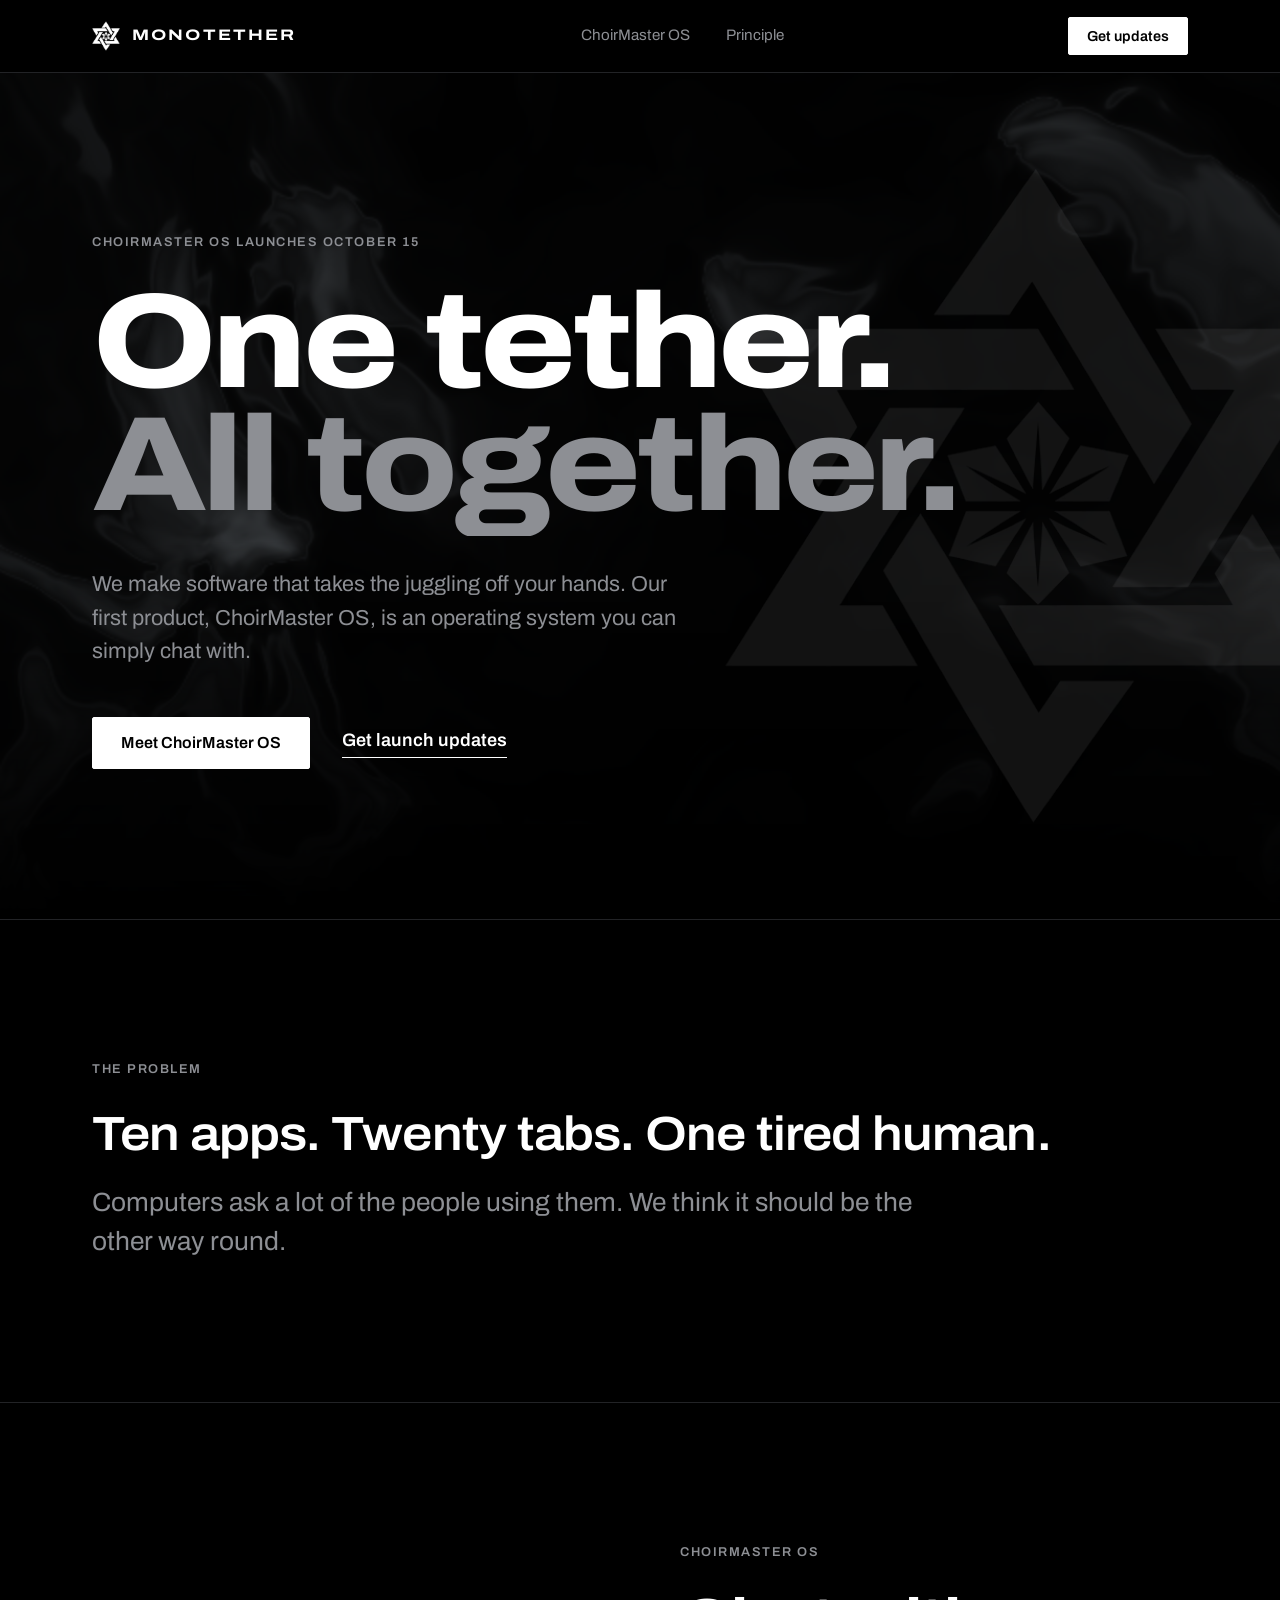
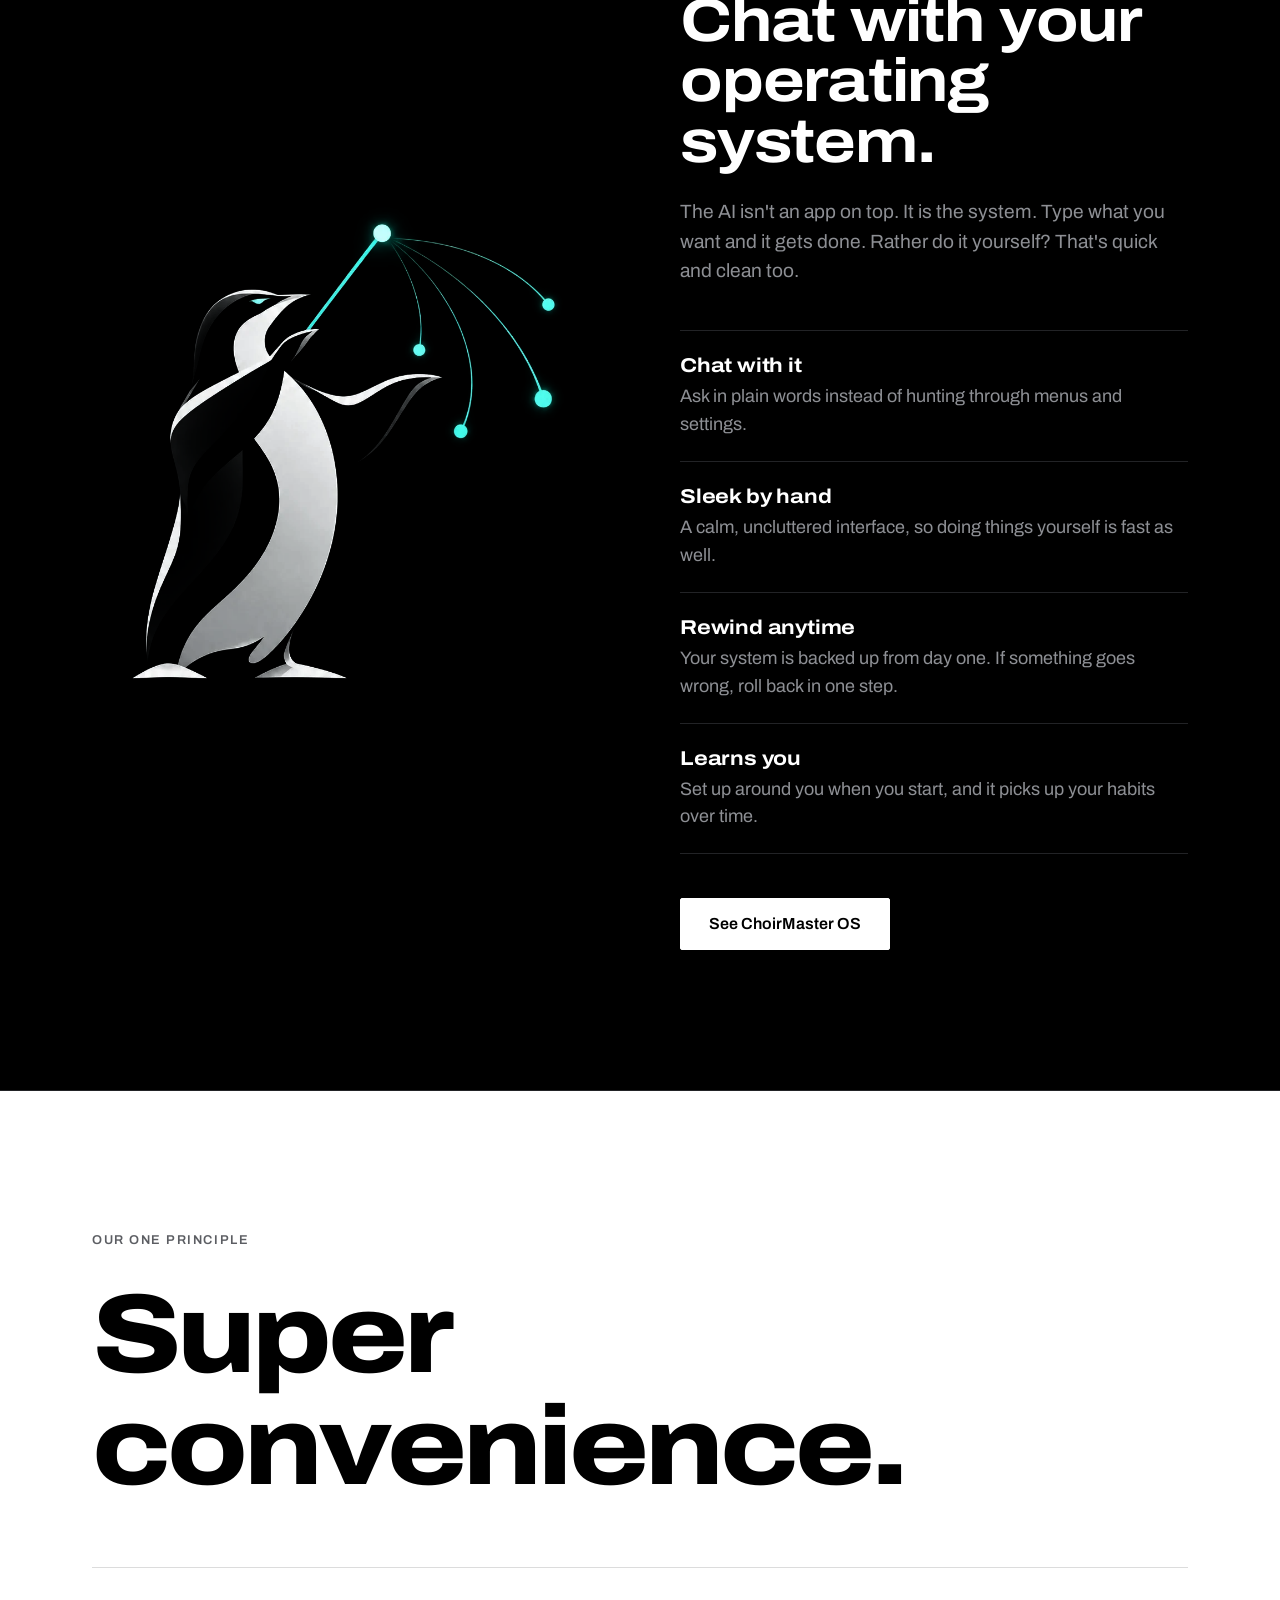
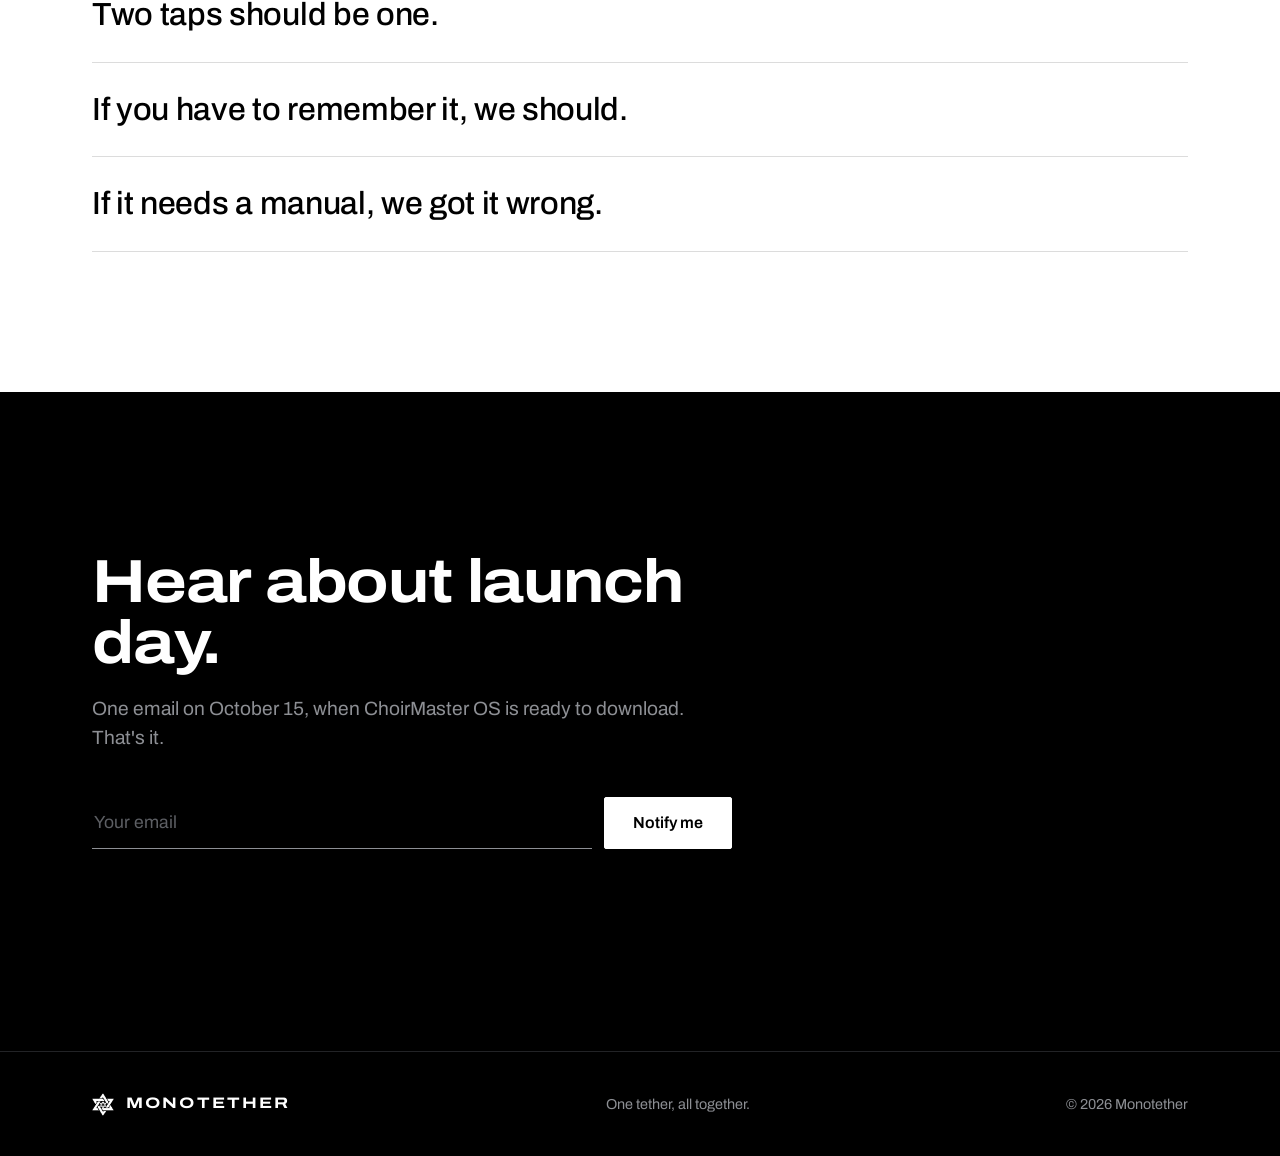
<file: index.html>
<!doctype html>
<html lang="en">
<head>
  <meta charset="utf-8">
  <meta name="viewport" content="width=device-width, initial-scale=1">
  <title>Monotether · One tether, all together.</title>
  <meta name="description" content="Monotether makes software that takes the juggling off your hands. Our first product, ChoirMaster OS, is an operating system you can chat with, and a pleasure to use by hand. Launching October 15.">
  <meta name="theme-color" content="#000000">
  <script>document.documentElement.classList.add('js')</script>
  <meta property="og:title" content="Monotether · One tether, all together.">
  <meta property="og:description" content="ChoirMaster OS: chat with your operating system. Launching October 15.">
  <meta property="og:image" content="https://monotether.com/assets/og.png">
  <meta property="og:url" content="https://monotether.com/">
  <link rel="canonical" href="https://monotether.com/">
  <meta property="og:type" content="website">
  <meta name="twitter:card" content="summary_large_image">
  <link rel="icon" type="image/png" href="assets/favicon.png">
  <link rel="apple-touch-icon" href="assets/apple-touch-icon.png">
  <link rel="preconnect" href="https://fonts.googleapis.com">
  <link rel="preconnect" href="https://fonts.gstatic.com" crossorigin>
  <link href="https://fonts.googleapis.com/css2?family=Archivo:wdth,wght@62..125,100..900&display=swap" rel="stylesheet">
  <link rel="stylesheet" href="styles.css">
</head>
<body>

  <header class="nav">
    <div class="wrap nav__inner">
      <a href="/" class="brand" aria-label="Monotether home">
        <img src="assets/mark-white.png" alt="" width="28" height="29">
        <span>MONOTETHER</span>
      </a>
      <nav class="nav__links" aria-label="Main">
        <a href="/choirmaster">ChoirMaster OS</a>
        <a href="#principle">Principle</a>
      </nav>
      <a href="#access" class="btn btn--small">Get updates</a>
    </div>
  </header>

  <main id="top">

    <section class="hero">
      <div class="wrap hero__inner">
        <p class="label">ChoirMaster OS launches October 15</p>
        <h1 class="hero__title">One tether.<br><span class="muted">All together.</span></h1>
        <p class="hero__lead">
          We make software that takes the juggling off your hands.
          Our first product, ChoirMaster OS, is an operating system you can simply chat with.
        </p>
        <div class="hero__cta">
          <a href="/choirmaster" class="btn">Meet ChoirMaster OS</a>
          <a href="#access" class="link">Get launch updates</a>
        </div>
      </div>
      <img class="hero__mark" src="assets/mark-white.png" alt="" aria-hidden="true" width="612" height="641">
    </section>

    <section class="section">
      <div class="wrap">
        <p class="label">The problem</p>
        <p class="statement">
          Ten apps. Twenty tabs. One tired human.
          <span class="muted">Computers ask a lot of the people using them. We think it should be the other way round.</span>
        </p>
      </div>
    </section>

    <section id="choirmaster" class="section">
      <div class="wrap split">
        <div class="split__art">
          <img src="assets/choirmaster-penguin.webp" alt="The ChoirMaster penguin, conducting" width="829" height="895" loading="lazy">
        </div>
        <div>
          <p class="label">ChoirMaster OS</p>
          <h2>Chat with your operating system.</h2>
          <p class="lead">The AI isn't an app on top. It is the system. Type what you want and it gets done. Rather do it yourself? That's quick and clean too.</p>
          <ul class="rows">
            <li><h3>Chat with it</h3><p>Ask in plain words instead of hunting through menus and settings.</p></li>
            <li><h3>Sleek by hand</h3><p>A calm, uncluttered interface, so doing things yourself is fast as well.</p></li>
            <li><h3>Rewind anytime</h3><p>Your system is backed up from day one. If something goes wrong, roll back in one step.</p></li>
            <li><h3>Learns you</h3><p>Set up around you when you start, and it picks up your habits over time.</p></li>
          </ul>
          <a href="/choirmaster" class="btn">See ChoirMaster OS</a>
        </div>
      </div>
    </section>

    <section id="principle" class="paper">
      <div class="wrap">
        <p class="label">Our one principle</p>
        <h2 class="paper__title">Super convenience.</h2>
        <div class="rules">
          <p>Two taps should be one.</p>
          <p>If you have to remember it, we should.</p>
          <p>If it needs a manual, we got it wrong.</p>
        </div>
      </div>
    </section>

    <section id="access" class="access">
      <div class="wrap">
        <div class="access__inner">
          <h2>Hear about launch day.</h2>
          <p class="lead">One email on October 15, when ChoirMaster OS is ready to download. That's it.</p>
          <form class="signup" id="signup" action="https://formspree.io/f/mjykjoln" method="POST">
            <label for="email" class="sr-only">Email address</label>
            <input id="email" name="email" type="email" required placeholder="Your email" autocomplete="email">
            <input type="hidden" name="_subject" value="New ChoirMaster OS early access signup">
            <input type="text" name="_gotcha" class="hp" tabindex="-1" autocomplete="off" aria-hidden="true">
            <button type="submit" class="btn">Notify me</button>
          </form>
          <p class="signup__note" id="signup-note" role="status"></p>
        </div>
      </div>
    </section>

  </main>

  <footer class="footer">
    <div class="wrap footer__inner">
      <a href="/" class="brand">
        <img src="assets/mark-white.png" alt="" width="22" height="23">
        <span>MONOTETHER</span>
      </a>
      <p>One tether, all together.</p>
      <p>© <span id="year">2026</span> Monotether</p>
    </div>
  </footer>

  <script src="/script.js" defer></script>
</body>
</html>
</file>
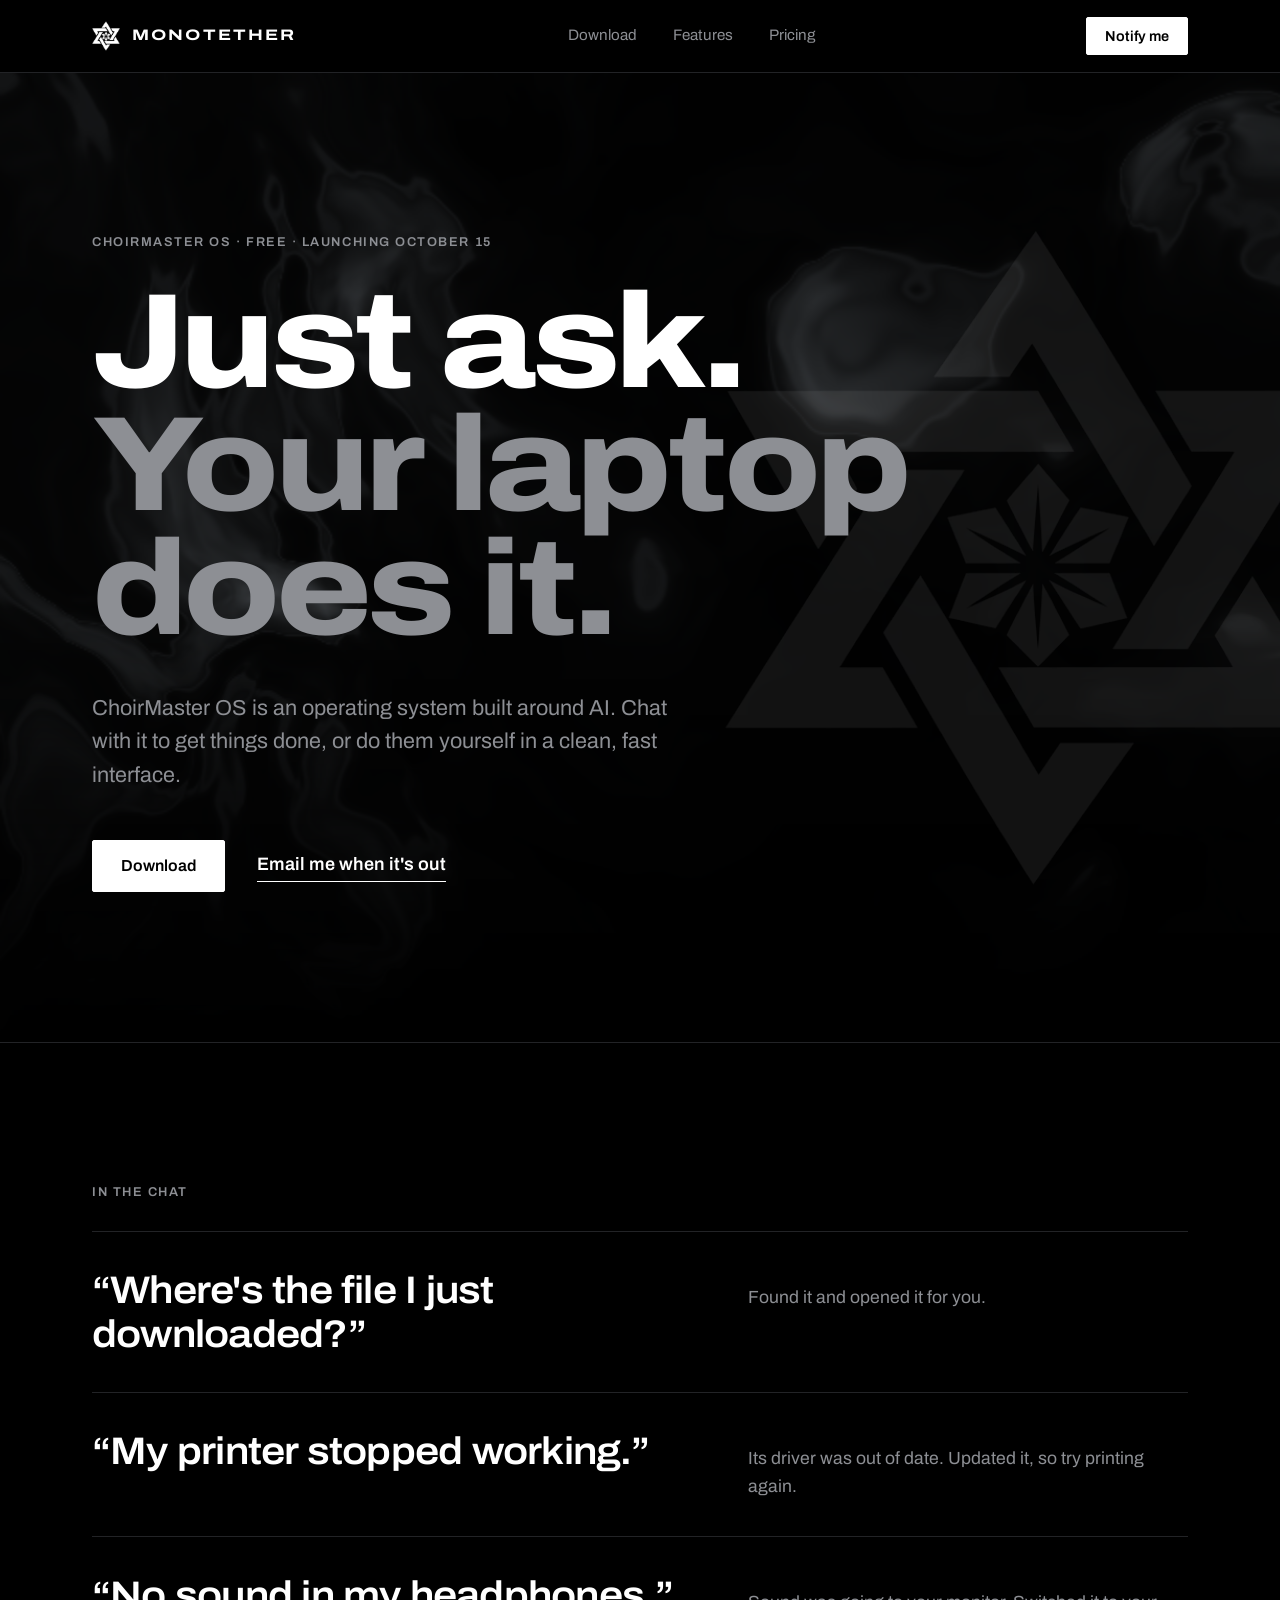
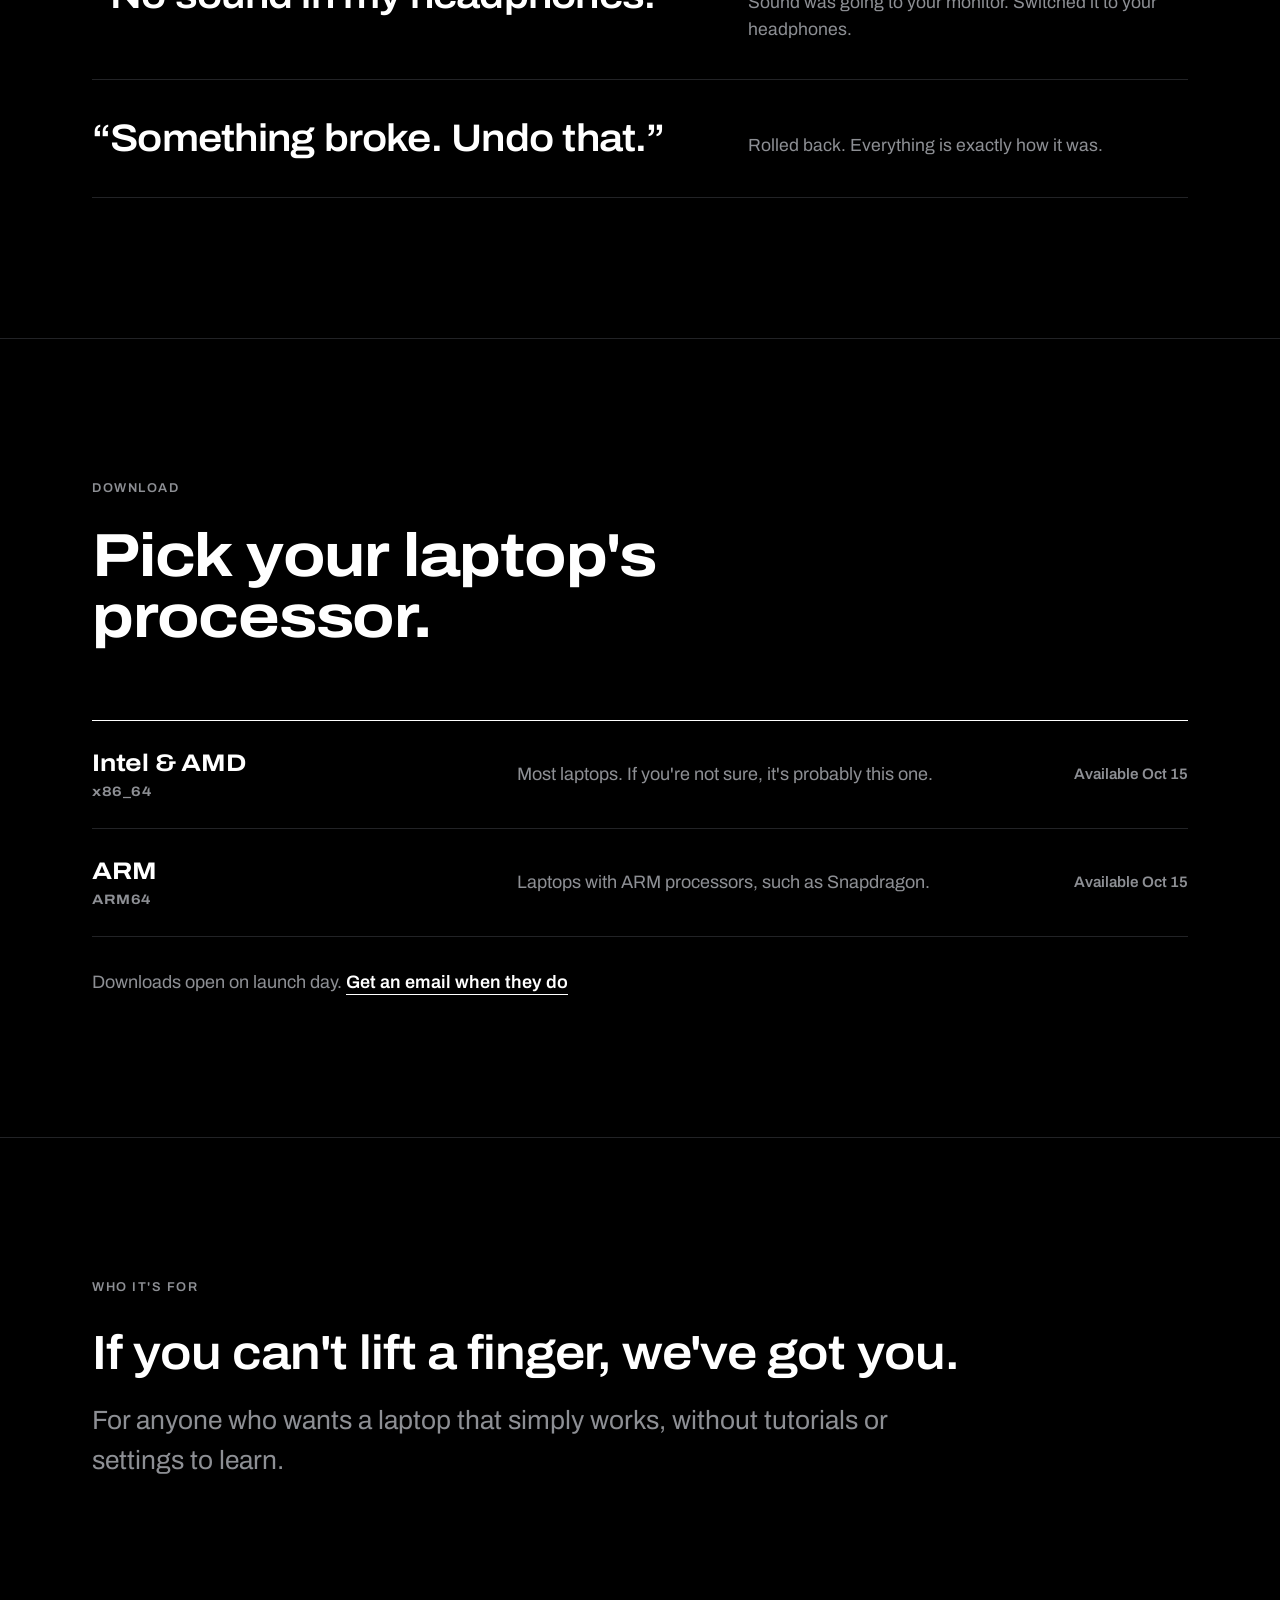
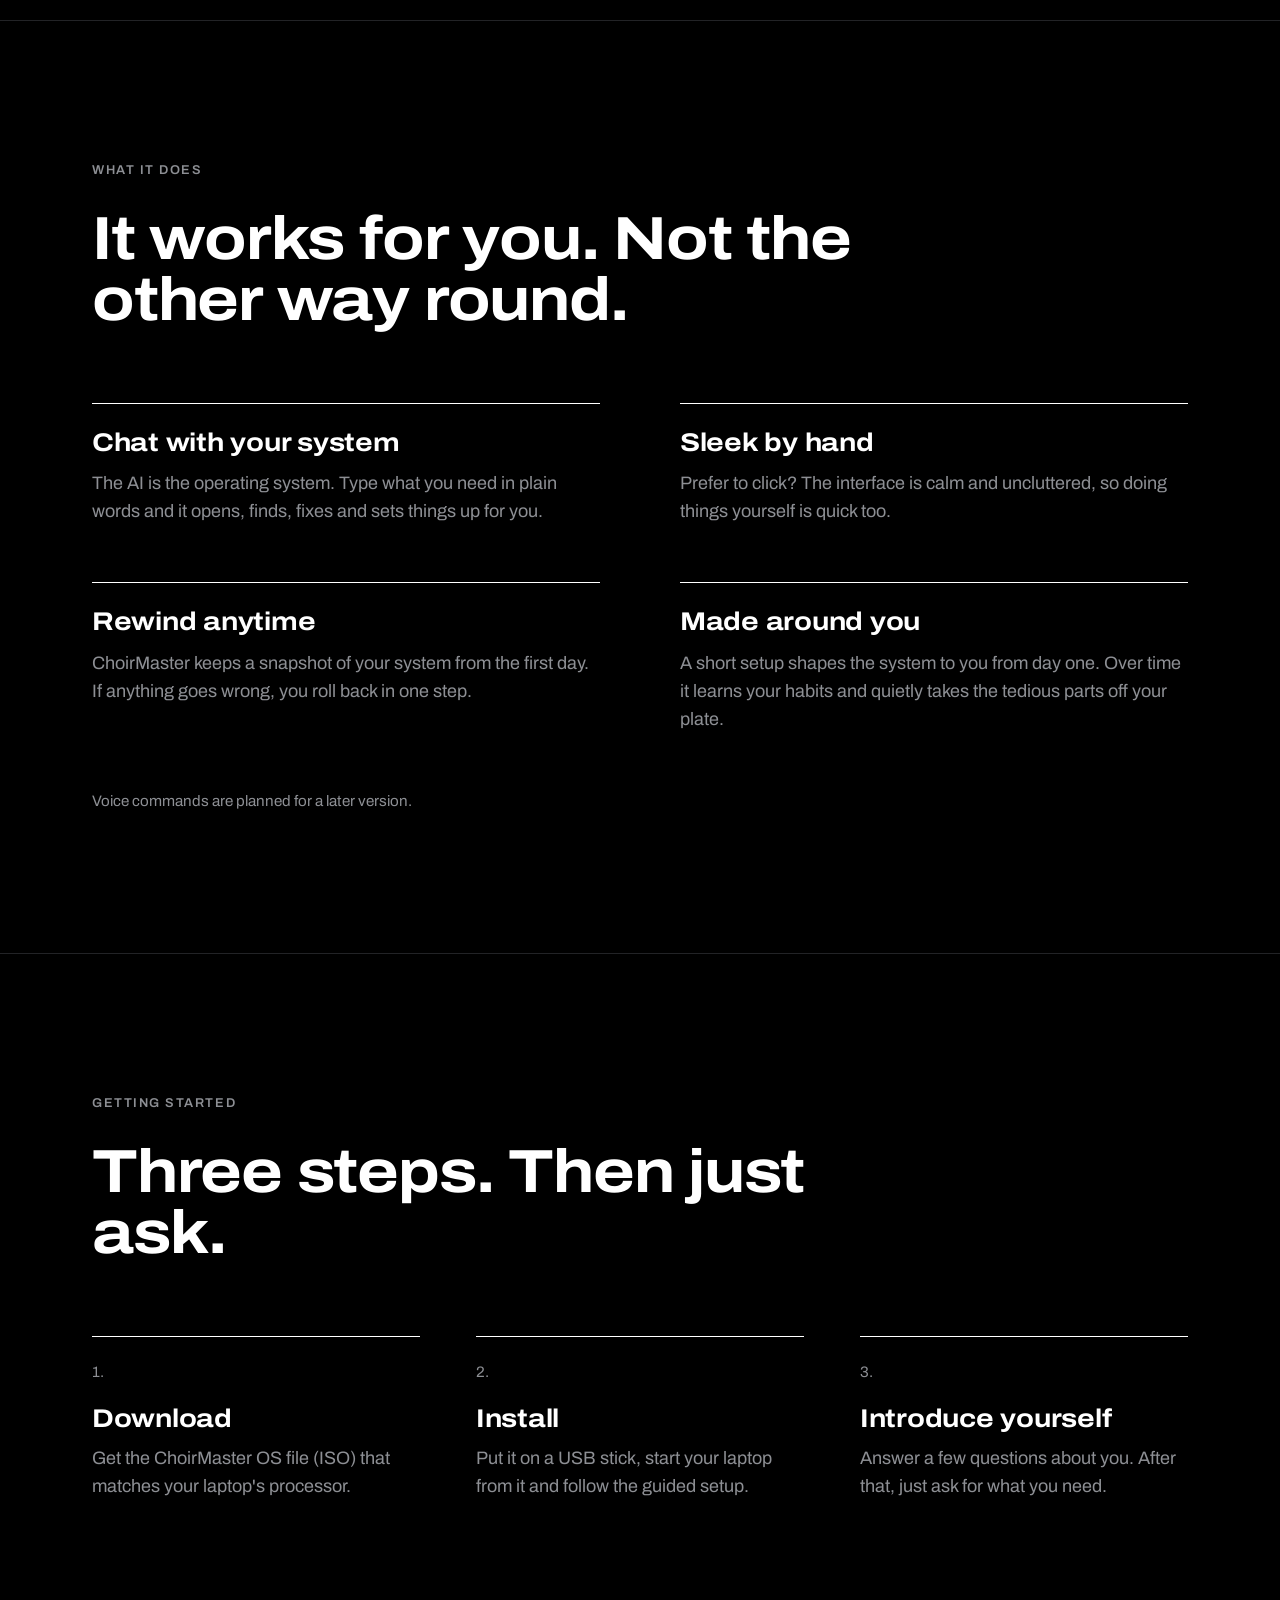
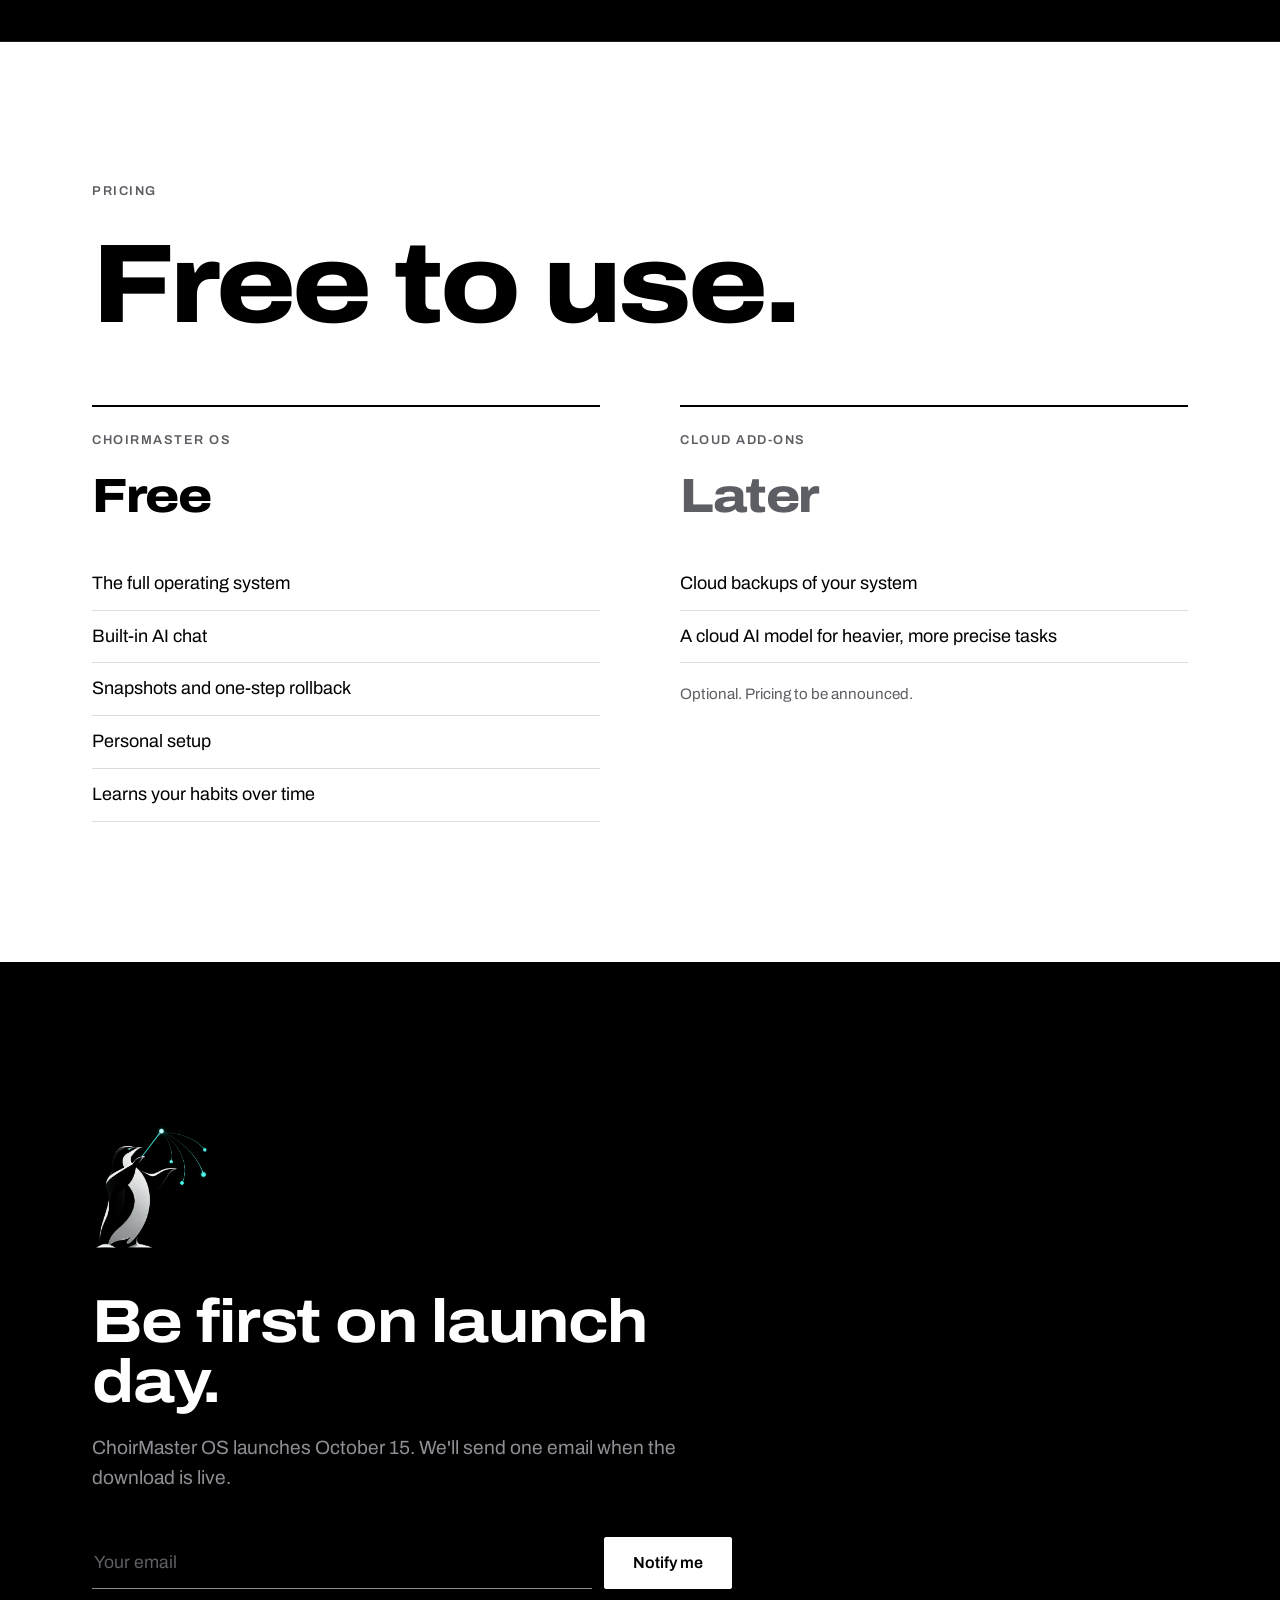
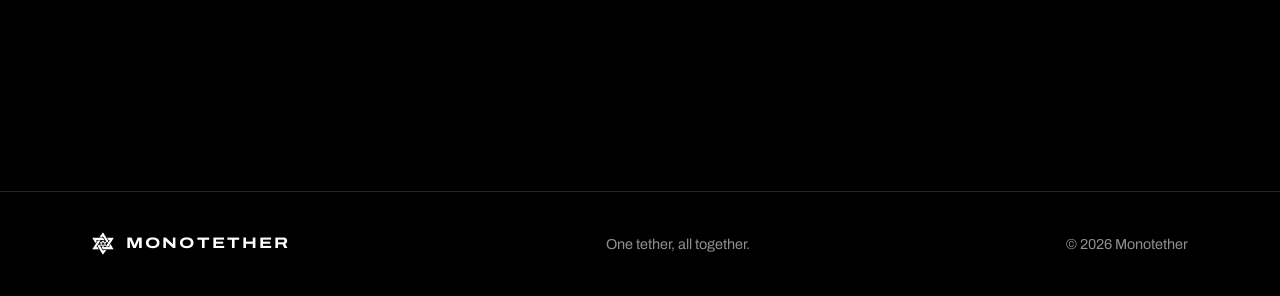
<file: choirmaster/index.html>
<!doctype html>
<html lang="en">
<head>
  <meta charset="utf-8">
  <meta name="viewport" content="width=device-width, initial-scale=1">
  <title>ChoirMaster OS · Chat with your operating system</title>
  <meta name="description" content="ChoirMaster OS is a laptop operating system built around AI. Chat with your system or use it by hand, roll back anytime, and let it learn how you work. Free, launching October 15.">
  <meta name="theme-color" content="#000000">
  <script>document.documentElement.classList.add('js')</script>
  <meta property="og:title" content="ChoirMaster OS · Chat with your operating system">
  <meta property="og:description" content="Just ask. Your laptop does it. Free, launching October 15.">
  <meta property="og:image" content="https://monotether.com/assets/og-choirmaster.png">
  <meta property="og:url" content="https://monotether.com/choirmaster">
  <link rel="canonical" href="https://monotether.com/choirmaster">
  <meta property="og:type" content="website">
  <meta name="twitter:card" content="summary_large_image">
  <link rel="icon" type="image/png" href="/assets/favicon.png">
  <link rel="apple-touch-icon" href="/assets/apple-touch-icon.png">
  <link rel="preconnect" href="https://fonts.googleapis.com">
  <link rel="preconnect" href="https://fonts.gstatic.com" crossorigin>
  <link href="https://fonts.googleapis.com/css2?family=Archivo:wdth,wght@62..125,100..900&display=swap" rel="stylesheet">
  <link rel="stylesheet" href="/styles.css">
</head>
<body>

  <header class="nav">
    <div class="wrap nav__inner">
      <a href="/" class="brand" aria-label="Monotether home">
        <img src="/assets/mark-white.png" alt="" width="28" height="29">
        <span>MONOTETHER</span>
      </a>
      <nav class="nav__links" aria-label="ChoirMaster OS">
        <a href="#download">Download</a>
        <a href="#features">Features</a>
        <a href="#pricing">Pricing</a>
      </nav>
      <a href="#access" class="btn btn--small">Notify me</a>
    </div>
  </header>

  <main id="top">

    <section class="hero">
      <div class="wrap hero__inner">
        <p class="label">ChoirMaster OS &middot; Free &middot; Launching October 15</p>
        <h1 class="hero__title">Just ask.<br><span class="muted">Your laptop does it.</span></h1>
        <p class="hero__lead">
          ChoirMaster OS is an operating system built around AI.
          Chat with it to get things done, or do them yourself in a clean, fast interface.
        </p>
        <div class="hero__cta">
          <a href="#download" class="btn">Download</a>
          <a href="#access" class="link">Email me when it's out</a>
        </div>
      </div>
      <img class="hero__mark" src="/assets/mark-white.png" alt="" aria-hidden="true" width="612" height="641">
    </section>

    <section class="section">
      <div class="wrap">
        <p class="label">In the chat</p>
        <div class="said">
          <div class="said__row">
            <p class="said__you">&ldquo;Where's the file I just downloaded?&rdquo;</p>
            <p class="said__os">Found it and opened it for you.</p>
          </div>
          <div class="said__row">
            <p class="said__you">&ldquo;My printer stopped working.&rdquo;</p>
            <p class="said__os">Its driver was out of date. Updated it, so try printing again.</p>
          </div>
          <div class="said__row">
            <p class="said__you">&ldquo;No sound in my headphones.&rdquo;</p>
            <p class="said__os">Sound was going to your monitor. Switched it to your headphones.</p>
          </div>
          <div class="said__row">
            <p class="said__you">&ldquo;Something broke. Undo that.&rdquo;</p>
            <p class="said__os">Rolled back. Everything is exactly how it was.</p>
          </div>
        </div>
      </div>
    </section>

    <section id="download" class="section">
      <div class="wrap">
        <p class="label">Download</p>
        <h2 class="section-title">Pick your laptop's processor.</h2>
        <div class="table">
          <div class="table__row">
            <h3>Intel &amp; AMD <small>x86_64</small></h3>
            <p>Most laptops. If you're not sure, it's probably this one.</p>
            <span class="table__status">Available Oct 15</span>
          </div>
          <div class="table__row">
            <h3>ARM <small>ARM64</small></h3>
            <p>Laptops with ARM processors, such as Snapdragon.</p>
            <span class="table__status">Available Oct 15</span>
          </div>
        </div>
        <p class="table__note">Downloads open on launch day. <a href="#access" class="link">Get an email when they do</a></p>
      </div>
    </section>

    <section class="section">
      <div class="wrap">
        <p class="label">Who it's for</p>
        <p class="statement">
          If you can't lift a finger, we've got you.
          <span class="muted">For anyone who wants a laptop that simply works, without tutorials or settings to learn.</span>
        </p>
      </div>
    </section>

    <section id="features" class="section">
      <div class="wrap">
        <p class="label">What it does</p>
        <h2 class="section-title">It works for you. Not the other way round.</h2>
        <div class="cols">
          <div>
            <h3>Chat with your system</h3>
            <p>The AI is the operating system. Type what you need in plain words and it opens, finds, fixes and sets things up for you.</p>
          </div>
          <div>
            <h3>Sleek by hand</h3>
            <p>Prefer to click? The interface is calm and uncluttered, so doing things yourself is quick too.</p>
          </div>
          <div>
            <h3>Rewind anytime</h3>
            <p>ChoirMaster keeps a snapshot of your system from the first day. If anything goes wrong, you roll back in one step.</p>
          </div>
          <div>
            <h3>Made around you</h3>
            <p>A short setup shapes the system to you from day one. Over time it learns your habits and quietly takes the tedious parts off your plate.</p>
          </div>
        </div>
        <p class="footnote">Voice commands are planned for a later version.</p>
      </div>
    </section>

    <section class="section">
      <div class="wrap">
        <p class="label">Getting started</p>
        <h2 class="section-title">Three steps. Then just ask.</h2>
        <ol class="steps">
          <li>
            <h3>Download</h3>
            <p>Get the ChoirMaster OS file (ISO) that matches your laptop's processor.</p>
          </li>
          <li>
            <h3>Install</h3>
            <p>Put it on a USB stick, start your laptop from it and follow the guided setup.</p>
          </li>
          <li>
            <h3>Introduce yourself</h3>
            <p>Answer a few questions about you. After that, just ask for what you need.</p>
          </li>
        </ol>
      </div>
    </section>

    <section id="pricing" class="paper">
      <div class="wrap">
        <p class="label">Pricing</p>
        <h2 class="paper__title">Free to use.</h2>
        <div class="plans">
          <div class="plan">
            <p class="plan__name">ChoirMaster OS</p>
            <p class="plan__price">Free</p>
            <ul>
              <li>The full operating system</li>
              <li>Built-in AI chat</li>
              <li>Snapshots and one-step rollback</li>
              <li>Personal setup</li>
              <li>Learns your habits over time</li>
            </ul>
          </div>
          <div class="plan plan--later">
            <p class="plan__name">Cloud add-ons</p>
            <p class="plan__price">Later</p>
            <ul>
              <li>Cloud backups of your system</li>
              <li>A cloud AI model for heavier, more precise tasks</li>
            </ul>
            <p class="plan__note">Optional. Pricing to be announced.</p>
          </div>
        </div>
      </div>
    </section>

    <section id="access" class="access">
      <div class="wrap">
        <div class="access__inner">
          <img src="/assets/choirmaster-penguin.webp" alt="" class="access__art" width="829" height="895" loading="lazy">
          <h2>Be first on launch day.</h2>
          <p class="lead">ChoirMaster OS launches October 15. We'll send one email when the download is live.</p>
          <form class="signup" id="signup" action="https://formspree.io/f/mjykjoln" method="POST">
            <label for="email" class="sr-only">Email address</label>
            <input id="email" name="email" type="email" required placeholder="Your email" autocomplete="email">
            <input type="hidden" name="_subject" value="New ChoirMaster OS launch signup">
            <input type="text" name="_gotcha" class="hp" tabindex="-1" autocomplete="off" aria-hidden="true">
            <button type="submit" class="btn">Notify me</button>
          </form>
          <p class="signup__note" id="signup-note" role="status"></p>
        </div>
      </div>
    </section>

  </main>

  <footer class="footer">
    <div class="wrap footer__inner">
      <a href="/" class="brand">
        <img src="/assets/mark-white.png" alt="" width="22" height="23">
        <span>MONOTETHER</span>
      </a>
      <p>One tether, all together.</p>
      <p>© <span id="year">2026</span> Monotether</p>
    </div>
  </footer>

  <script src="/script.js" defer></script>
</body>
</html>
</file>
<file: styles.css>
/* Monotether: black, white, and very little else. */
:root {
  --black: #000;
  --white: #fff;
  --grey: #8d8f94;
  --line: #222326;
  --paper-line: #dcdcdc;
  --paper-grey: #5c5e63;
  --accent: #2ee6d6;
  --wrap: 1160px;
  --ease: cubic-bezier(.16, 1, .3, 1);
  --font: "Archivo", "Helvetica Neue", Arial, sans-serif;
}

* { box-sizing: border-box; margin: 0; padding: 0; }
html { scroll-behavior: smooth; }
body {
  background: var(--black);
  color: var(--white);
  font-family: var(--font);
  font-size: 18px;
  line-height: 1.55;
  -webkit-font-smoothing: antialiased;
  overflow-x: hidden;
}
img { display: block; max-width: 100%; height: auto; }
a { color: inherit; text-decoration: none; }
::selection { background: var(--white); color: var(--black); }
:focus-visible { outline: 2px solid var(--accent); outline-offset: 3px; }

.wrap { width: 100%; max-width: var(--wrap); margin: 0 auto; padding: 0 32px; }
.muted { color: var(--grey); }
.sr-only { position: absolute; width: 1px; height: 1px; overflow: hidden; clip: rect(0 0 0 0); }
.hp { position: absolute; left: -9999px; width: 1px; height: 1px; opacity: 0; }

h1, h2, h3 { font-stretch: 115%; font-weight: 700; letter-spacing: -0.02em; line-height: 1; }
h2 { font-size: clamp(2.2rem, 5vw, 3.8rem); }
h3 { font-size: 1.25rem; letter-spacing: -0.01em; line-height: 1.2; }

.label {
  font-size: .8rem;
  font-weight: 600;
  letter-spacing: .12em;
  text-transform: uppercase;
  color: var(--grey);
  margin-bottom: 28px;
}
.lead { color: var(--grey); font-size: 1.2rem; max-width: 32em; }

/* Buttons */
.btn {
  display: inline-block;
  background: var(--white); color: var(--black);
  font: 600 1rem/1 var(--font);
  padding: 17px 28px;
  border: 1px solid var(--white);
  border-radius: 2px;
  cursor: pointer;
  transition: background .15s, color .15s;
}
.btn:hover { background: var(--black); color: var(--white); }
.btn--small { padding: 11px 18px; font-size: .9rem; }
.link {
  font-weight: 600;
  border-bottom: 1px solid currentColor;
  padding-bottom: 2px;
  transition: color .15s;
}
.link:hover { color: var(--grey); }

/* Nav */
.nav { position: sticky; top: 0; z-index: 10; background: var(--black); border-bottom: 1px solid var(--line); }
.nav__inner { display: flex; align-items: center; justify-content: space-between; height: 72px; gap: 24px; }
.brand { display: flex; align-items: center; gap: 12px; font-weight: 700; font-stretch: 125%; letter-spacing: .14em; font-size: .95rem; }
.nav__links { display: flex; gap: 36px; font-size: .95rem; color: var(--grey); }
.nav__links a:hover { color: var(--white); }

/* Hero */
.hero { position: relative; overflow: hidden; padding: 160px 0 150px; border-bottom: 1px solid var(--line); }
.hero__inner { position: relative; z-index: 1; }
.hero__title { font-size: clamp(3.4rem, 10.5vw, 8.5rem); font-weight: 800; letter-spacing: -0.035em; line-height: .92; margin-bottom: 40px; }
.hero__lead { font-size: clamp(1.15rem, 2vw, 1.35rem); color: var(--grey); max-width: 28em; margin-bottom: 48px; }
.hero__cta { display: flex; flex-wrap: wrap; align-items: center; gap: 32px; }
.hero__mark {
  position: absolute; right: -6%; top: 50%; transform: translateY(-50%);
  width: min(52vw, 640px); opacity: .07; pointer-events: none;
  translate: var(--mx, 0) var(--my, 0);
  transition: translate 1.2s var(--ease);
  animation: spin 120s linear infinite;
}
@keyframes spin { to { rotate: 360deg; } }

/* Generic section */
.section { padding: 140px 0; border-bottom: 1px solid var(--line); }
.section-title { margin-bottom: 72px; max-width: 13em; }

/* Statement band */
.statement { font-size: clamp(1.8rem, 4vw, 3rem); font-weight: 600; font-stretch: 110%; line-height: 1.15; letter-spacing: -0.02em; max-width: 20em; }
.statement .muted { display: block; margin-top: 20px; font-size: .55em; font-weight: 400; font-stretch: 100%; line-height: 1.5; letter-spacing: 0; max-width: 32em; }

/* Product split (home) */
.split { display: grid; grid-template-columns: 1fr 1fr; gap: 80px; align-items: center; }
.split__art img { width: 100%; max-width: 460px; margin: 0 auto; }
.split h2 { margin-bottom: 24px; }

/* Plain lists with rules */
.rows { list-style: none; margin-top: 44px; border-top: 1px solid var(--line); }
.rows li { padding: 22px 0; border-bottom: 1px solid var(--line); }
.rows h3 { margin-bottom: 6px; }
.rows p { color: var(--grey); }
.split .btn { margin-top: 44px; }

/* Two-column text blocks */
.cols { display: grid; grid-template-columns: repeat(2, 1fr); gap: 56px 80px; }
.cols > div { border-top: 1px solid var(--white); padding-top: 24px; }
.cols h3 { font-size: 1.6rem; margin-bottom: 12px; }
.cols p { color: var(--grey); max-width: 28em; }
.footnote { margin-top: 56px; color: var(--grey); font-size: .95rem; }

/* Spoken examples (ChoirMaster) */
.said { border-top: 1px solid var(--line); }
.said__row { display: grid; grid-template-columns: 1.4fr 1fr; gap: 40px; padding: 36px 0; border-bottom: 1px solid var(--line); align-items: baseline; }
.said__you { font-size: clamp(1.5rem, 3.2vw, 2.4rem); font-weight: 600; font-stretch: 110%; letter-spacing: -0.02em; line-height: 1.15; }
.said__os { color: var(--grey); font-size: 1.1rem; }

/* Numbered steps */
.steps { list-style: none; counter-reset: step; display: grid; grid-template-columns: repeat(3, 1fr); gap: 56px; }
.steps li { counter-increment: step; border-top: 1px solid var(--white); padding-top: 24px; }
.steps li::before { content: counter(step) "."; display: block; font-size: .95rem; color: var(--grey); margin-bottom: 20px; }
.steps h3 { font-size: 1.6rem; margin-bottom: 10px; }
.steps p { color: var(--grey); }

/* Downloads */
.table { border-top: 1px solid var(--white); }
.table__row { display: grid; grid-template-columns: 1.2fr 1.6fr auto; gap: 32px; align-items: center; padding: 28px 0; border-bottom: 1px solid var(--line); }
.table__row h3 { font-size: 1.5rem; }
.table__row small { display: block; margin-top: 6px; font-size: .85rem; color: var(--grey); letter-spacing: .04em; }
.table__row p { color: var(--grey); }
.table__status { font-size: .95rem; font-weight: 600; color: var(--grey); }
.table__note { margin-top: 32px; color: var(--grey); }
.table__note a { color: var(--white); }

/* White section */
.paper { background: var(--white); color: var(--black); padding: 140px 0; }
.paper .label { color: var(--paper-grey); }
.paper__title { font-size: clamp(3.2rem, 9vw, 7rem); font-weight: 800; letter-spacing: -0.035em; margin-bottom: 64px; }
.rules p { font-size: clamp(1.3rem, 2.8vw, 2rem); font-weight: 500; letter-spacing: -0.01em; padding: 22px 0; border-top: 1px solid var(--paper-line); }
.rules p:last-child { border-bottom: 1px solid var(--paper-line); }

.plans { display: grid; grid-template-columns: repeat(2, 1fr); gap: 80px; }
.plan { border-top: 2px solid var(--black); padding-top: 24px; }
.plan__name { font-size: .8rem; font-weight: 600; letter-spacing: .12em; text-transform: uppercase; color: var(--paper-grey); }
.plan__price { font-size: 3rem; font-weight: 800; font-stretch: 115%; letter-spacing: -0.03em; margin: 8px 0 24px; }
.plan ul { list-style: none; }
.plan li { padding: 12px 0; border-bottom: 1px solid var(--paper-line); }
.plan__note { margin-top: 20px; color: var(--paper-grey); font-size: .95rem; }
.plan--later .plan__price { color: var(--paper-grey); }

/* Signup */
.access { padding: 160px 0; }
.access__inner { max-width: 640px; }
.access__art { width: 120px; margin-bottom: 40px; }
.access h2 { margin-bottom: 20px; }
.access .lead { margin-bottom: 44px; }
.signup { display: flex; gap: 12px; }
.signup input {
  flex: 1; min-width: 0;
  background: transparent; color: var(--white);
  border: 0; border-bottom: 1px solid var(--grey);
  font: 400 1.1rem var(--font);
  padding: 14px 2px;
}
.signup input::placeholder { color: #5d5f64; }
.signup input:focus { outline: none; border-bottom-color: var(--white); }
.signup input[aria-invalid="true"] { border-bottom-color: #ff6b6b; }
.signup .btn:disabled { opacity: .6; cursor: wait; }
.signup__note { min-height: 1.6em; margin-top: 18px; font-size: .95rem; color: var(--grey); }

/* Footer */
.footer { border-top: 1px solid var(--line); padding: 40px 0; }
.footer__inner { display: flex; align-items: center; justify-content: space-between; gap: 16px; flex-wrap: wrap; }
.footer p { font-size: .9rem; color: var(--grey); }

/* ---------- Motion ---------- */

/* Fluid background (WebGL canvas injected by script.js) */
.hero__fluid {
  position: absolute; inset: 0; width: 100%; height: 100%;
  pointer-events: none; opacity: 0;
  transition: opacity 2.4s ease;
  -webkit-mask-image: linear-gradient(to bottom, #000 55%, transparent);
          mask-image: linear-gradient(to bottom, #000 55%, transparent);
}
.hero__fluid.is-on { opacity: 1; }

/* Hero intro: lines rise from behind a mask, then the rest un-blurs in */
.js .hero__title .line { display: block; overflow: hidden; padding-bottom: .06em; margin-bottom: -.06em; }
.js .hero__title .line > span { display: block; transform: translateY(105%); }
.js .hero .label,
.js .hero__lead,
.js .hero__cta { opacity: 0; filter: blur(8px); transform: translateY(16px); }
.js .hero__mark { opacity: 0; }

.is-ready .hero__title .line > span { transform: none; transition: transform 1.3s var(--ease); }
.is-ready .hero__title .line:nth-child(2) > span { transition-delay: .12s; }
.is-ready .hero .label,
.is-ready .hero__lead,
.is-ready .hero__cta { opacity: 1; filter: none; transform: none; transition: opacity 1s var(--ease), filter 1s var(--ease), transform 1.2s var(--ease); }
.is-ready .hero .label { transition-delay: .05s; }
.is-ready .hero__lead { transition-delay: .35s; }
.is-ready .hero__cta { transition-delay: .5s; }
.is-ready .hero__mark { opacity: .07; transition: opacity 2.4s ease .3s, translate 1.2s var(--ease); }

/* Scroll reveals */
.js [data-reveal] {
  opacity: 0; filter: blur(10px); transform: translateY(28px);
  transition: opacity .9s var(--ease), filter .9s var(--ease), transform 1.1s var(--ease);
  transition-delay: calc(var(--i, 0) * 90ms);
}
.js [data-reveal].is-in { opacity: 1; filter: none; transform: none; }

/* Ruled lines draw in from the left */
.js .cols > div, .js .steps li, .js .plan { border-top-color: transparent; position: relative; }
.js .cols > div::after, .js .steps li::after, .js .plan::after {
  content: ""; position: absolute; left: 0; top: -1px; height: 1px; width: 100%;
  background: currentColor; transform: scaleX(0); transform-origin: left;
  transition: transform 1.4s var(--ease); transition-delay: calc(var(--i, 0) * 90ms + .1s);
}
.js .plan::after { height: 2px; top: -2px; }
.js .cols > div.is-in::after, .js .steps li.is-in::after, .js .plan.is-in::after { transform: none; }
.js .cols > div::after, .js .steps li::after { color: var(--white); }

/* Penguin: gentle float plus mouse parallax */
.split__art img, .access__art {
  translate: var(--px, 0) var(--py, 0);
  transition: translate 1.2s var(--ease);
  animation: float 7s ease-in-out infinite;
}
@keyframes float { 50% { transform: translateY(-12px); } }

/* Buttons and links: a smoother feel */
.btn { transition: background .3s var(--ease), color .3s var(--ease), transform .4s var(--ease); }
.btn:active { transform: scale(.97); }

/* Responsive */
@media (max-width: 860px) {
  .nav__links { display: none; }
  .split, .cols, .steps, .plans { grid-template-columns: 1fr; }
  .split { gap: 56px; }
  .split__art img { max-width: 320px; }
  .said__row { grid-template-columns: 1fr; gap: 10px; }
  .table__row { grid-template-columns: 1fr; gap: 8px; }
  .hero__mark { right: -30%; width: 90vw; opacity: .05; }
}
@media (max-width: 480px) {
  .wrap { padding: 0 16px; }
  .hero { padding: 96px 0 88px; }
  .section, .paper { padding: 96px 0; }
  .access { padding: 104px 0; }
  .section-title { margin-bottom: 48px; }
  .signup { flex-direction: column; }
}
@media (prefers-reduced-motion: reduce) {
  *, *::before, *::after { animation: none !important; transition: none !important; }
  html { scroll-behavior: auto; }
  .js [data-reveal], .js .hero .label, .js .hero__lead, .js .hero__cta,
  .js .hero__title .line > span { opacity: 1 !important; filter: none !important; transform: none !important; }
  .js .hero__mark { opacity: .07; }
  .js .cols > div::after, .js .steps li::after, .js .plan::after { transform: none; }
}
</file>
